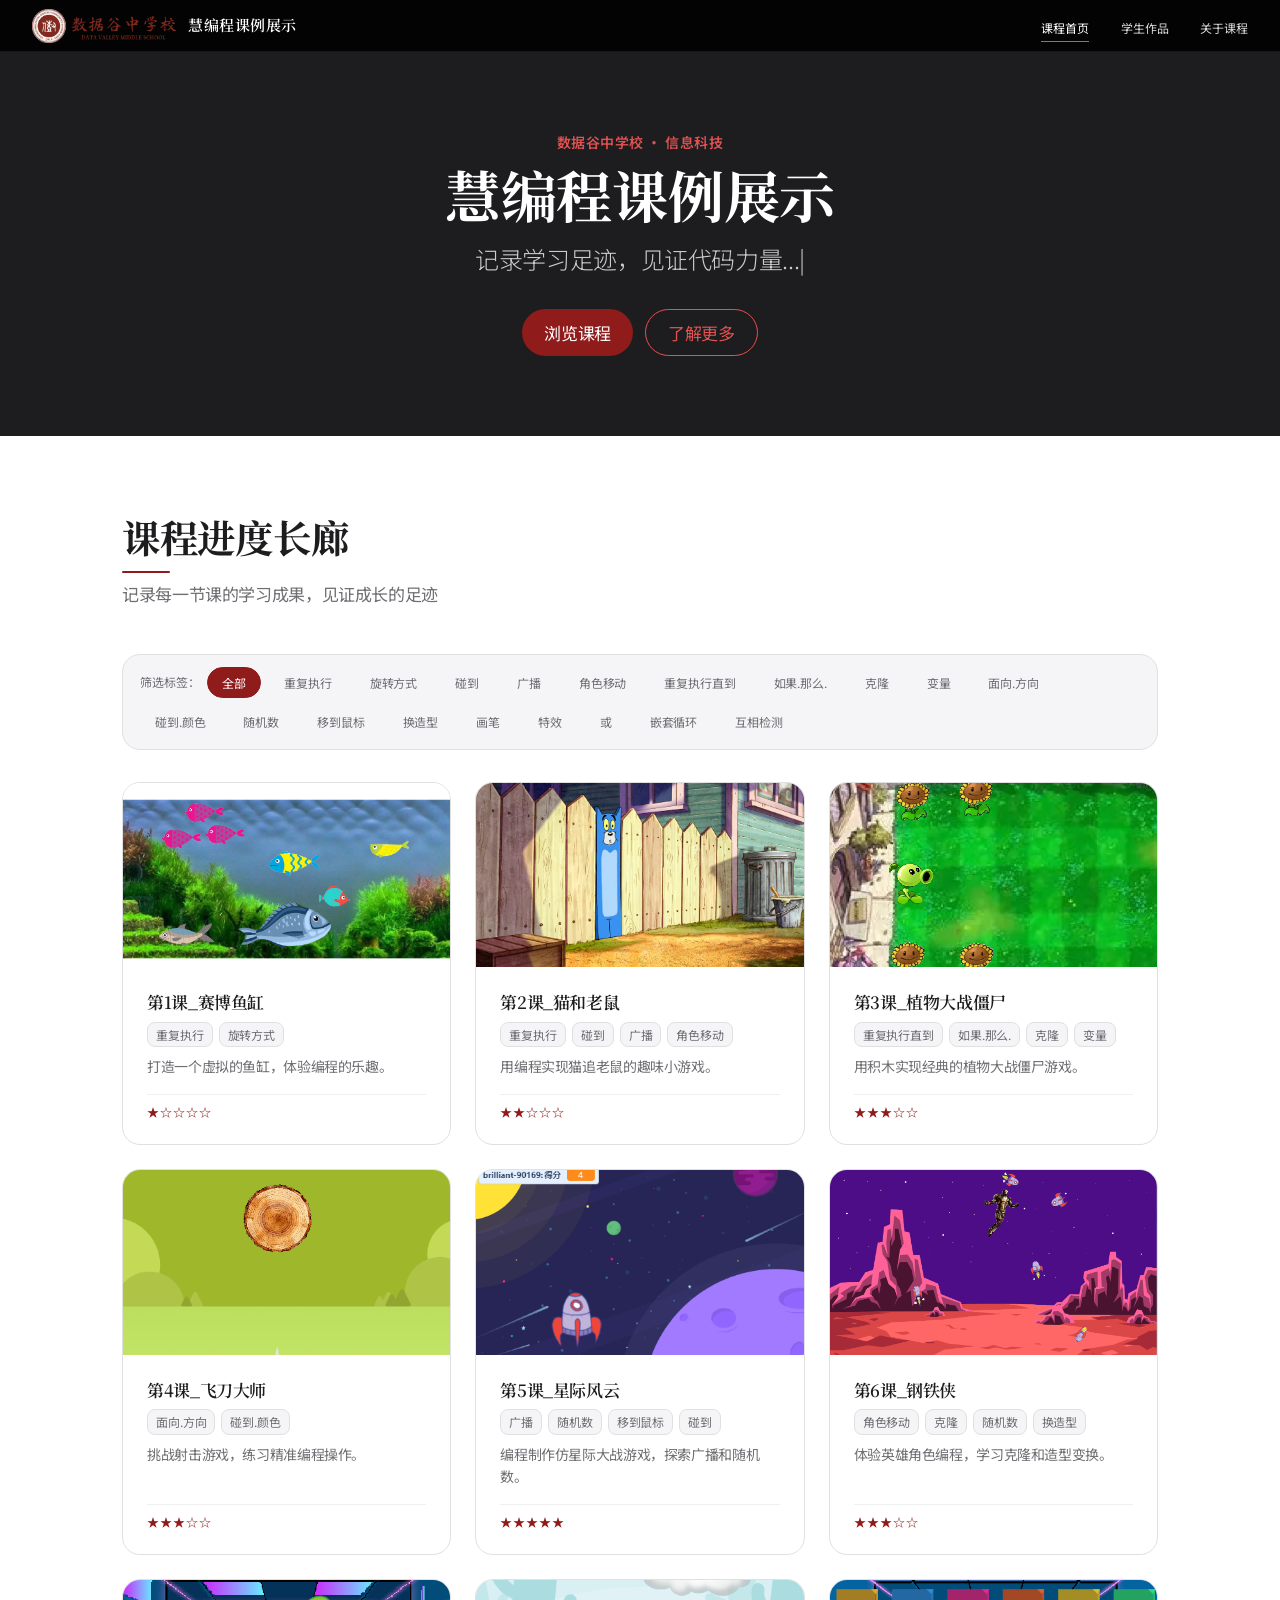
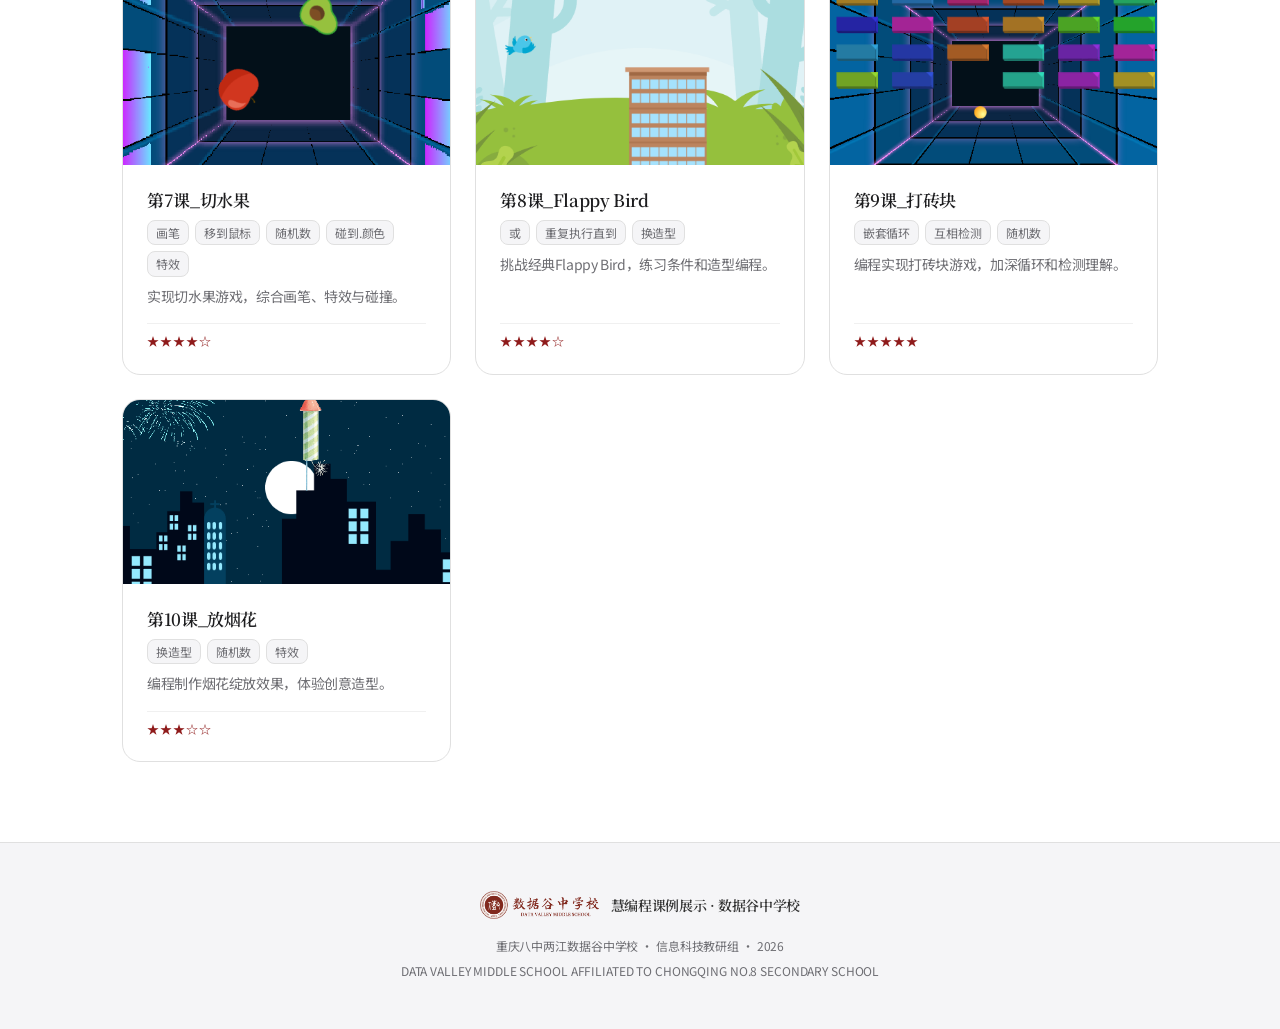
<file: index.html>
<!DOCTYPE html>
<html lang="zh-CN">
<head>
  <meta charset="UTF-8">
  <meta name="viewport" content="width=device-width, initial-scale=1.0">
  <title>慧编程 · 课程展示</title>
  <link rel="stylesheet" href="css/style.css">
</head>
<body>

  <!-- ── Global Nav ── -->
  <nav class="navbar">
    <div class="nav-container">
      <div class="logo-area">
        <a href="index.html" class="logo-link">
          <img src="assets/images/logo.png" alt="数据谷中学校" class="main-logo">
          <span class="logo-text">慧编程课例展示</span>
        </a>
      </div>
      <ul class="nav-links">
        <li><a href="index.html" class="active">课程首页</a></li>
        <li><a href="works.html">学生作品</a></li>
        <li><a href="about.html">关于课程</a></li>
      </ul>
    </div>
  </nav>

  <!-- ── Hero ── -->
  <header class="page-hero">
    <p class="hero-eyebrow">数据谷中学校 · 信息科技</p>
    <h1 class="hero-headline">慧编程课例展示</h1>
    <p class="hero-sub">
      <span class="typewriter-wrap">
        <span id="typing-text"></span><span class="cursor">|</span>
      </span>
    </p>
    <div style="display:flex;gap:12px;justify-content:center;flex-wrap:wrap;margin-top:8px;">
      <a href="#courses" class="btn-primary">浏览课程</a>
      <a href="about.html" class="btn-ghost btn-ghost-dark">了解更多</a>
    </div>
  </header>

  <!-- ── Course Section ── -->
  <main class="container" id="courses">
    <div class="section-title">
      <h2>课程进度长廊</h2>
      <div class="accent-line"></div>
      <p class="subtitle" style="margin-top:8px;">记录每一节课的学习成果，见证成长的足迹</p>
    </div>

    <!-- Filter Bar -->
    <div class="filter-bar" id="home-filter-bar">
      <span class="filter-label">筛选标签：</span>
      <button class="filter-btn active" data-filter="all">全部</button>
    </div>

    <!-- Cards -->
    <div id="course-grid" class="grid"></div>
  </main>

  <!-- ── Footer ── -->
  <footer>
    <div class="footer-logo">
      <img src="assets/images/logo.png" alt="数据谷中学校">
      <span>慧编程课例展示 · 数据谷中学校</span>
    </div>
    <p>重庆八中两江数据谷中学校 · 信息科技教研组 · 2026</p>
    <p style="margin-top:4px;">DATA VALLEY MIDDLE SCHOOL AFFILIATED TO CHONGQING NO.8 SECONDARY SCHOOL</p>
  </footer>

  <script src="js/data.js"></script>
  <script src="js/script.js"></script>
</body>
</html>
</file>
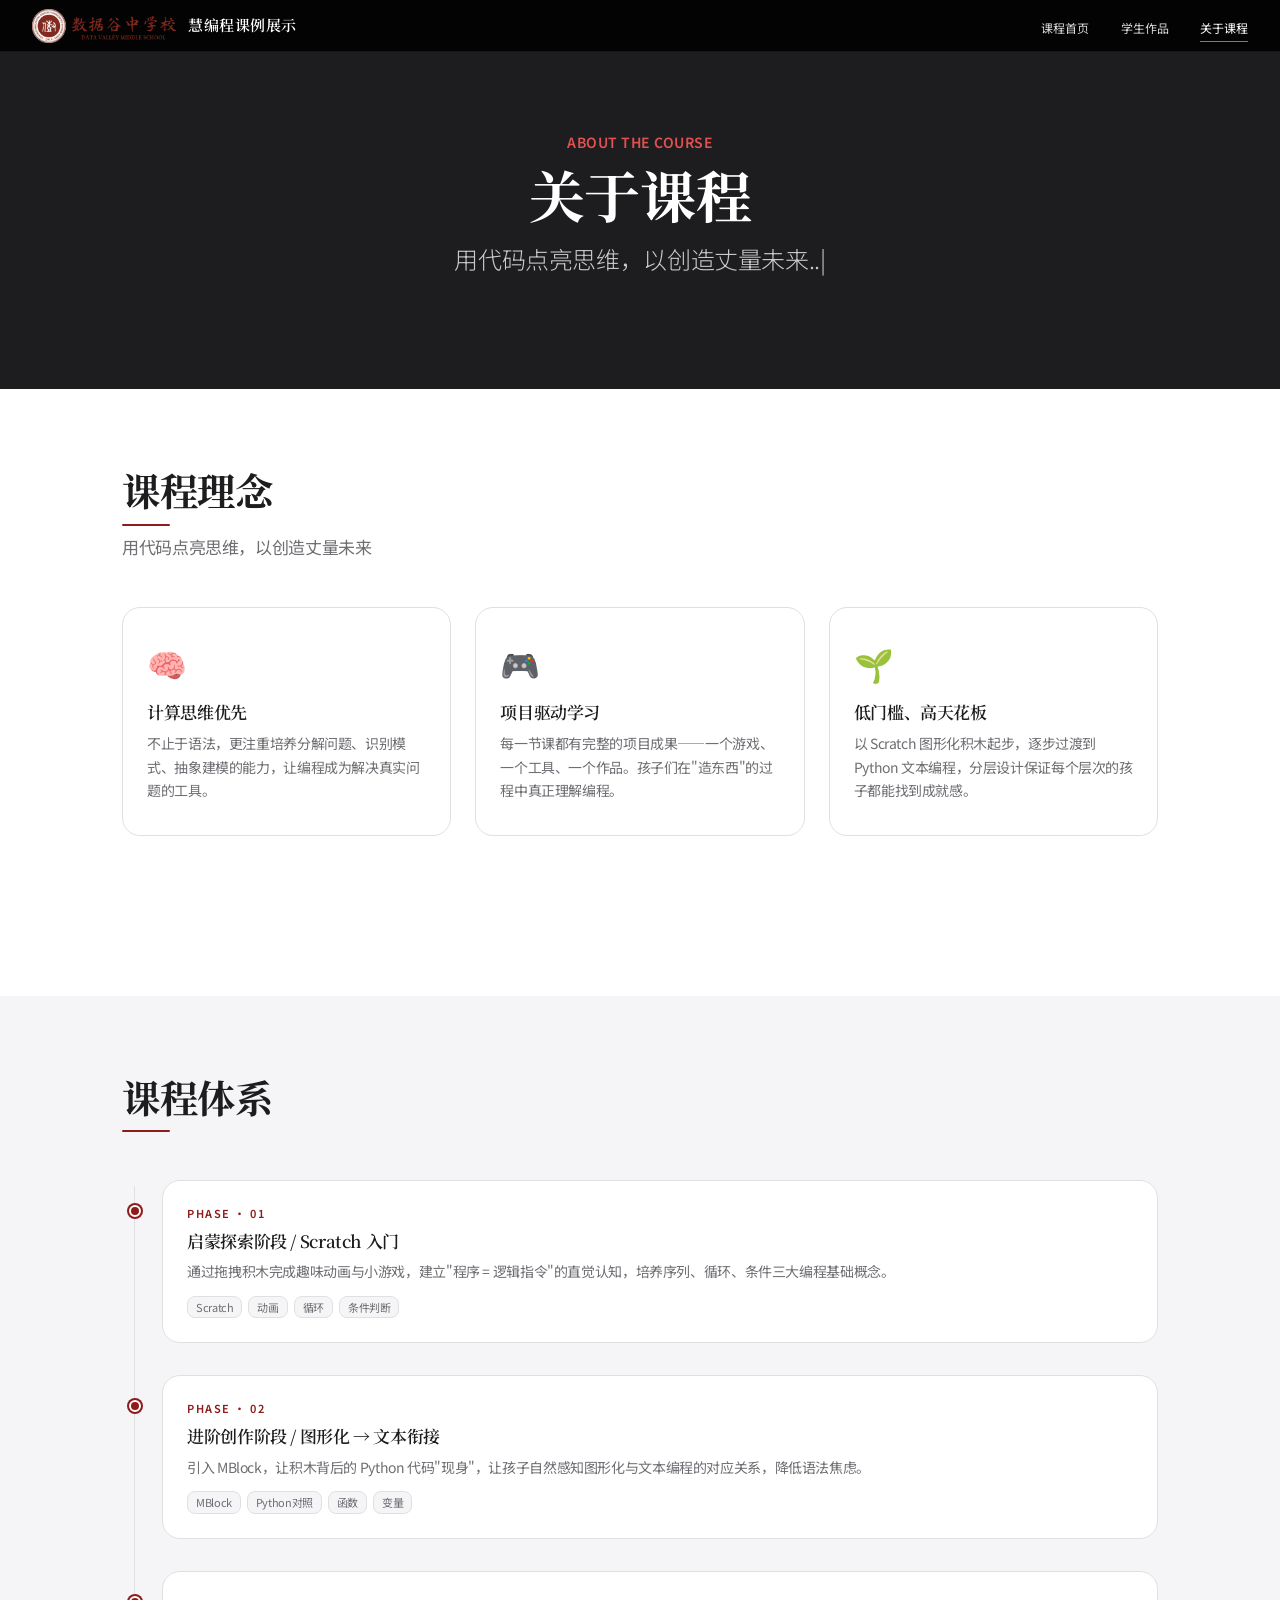
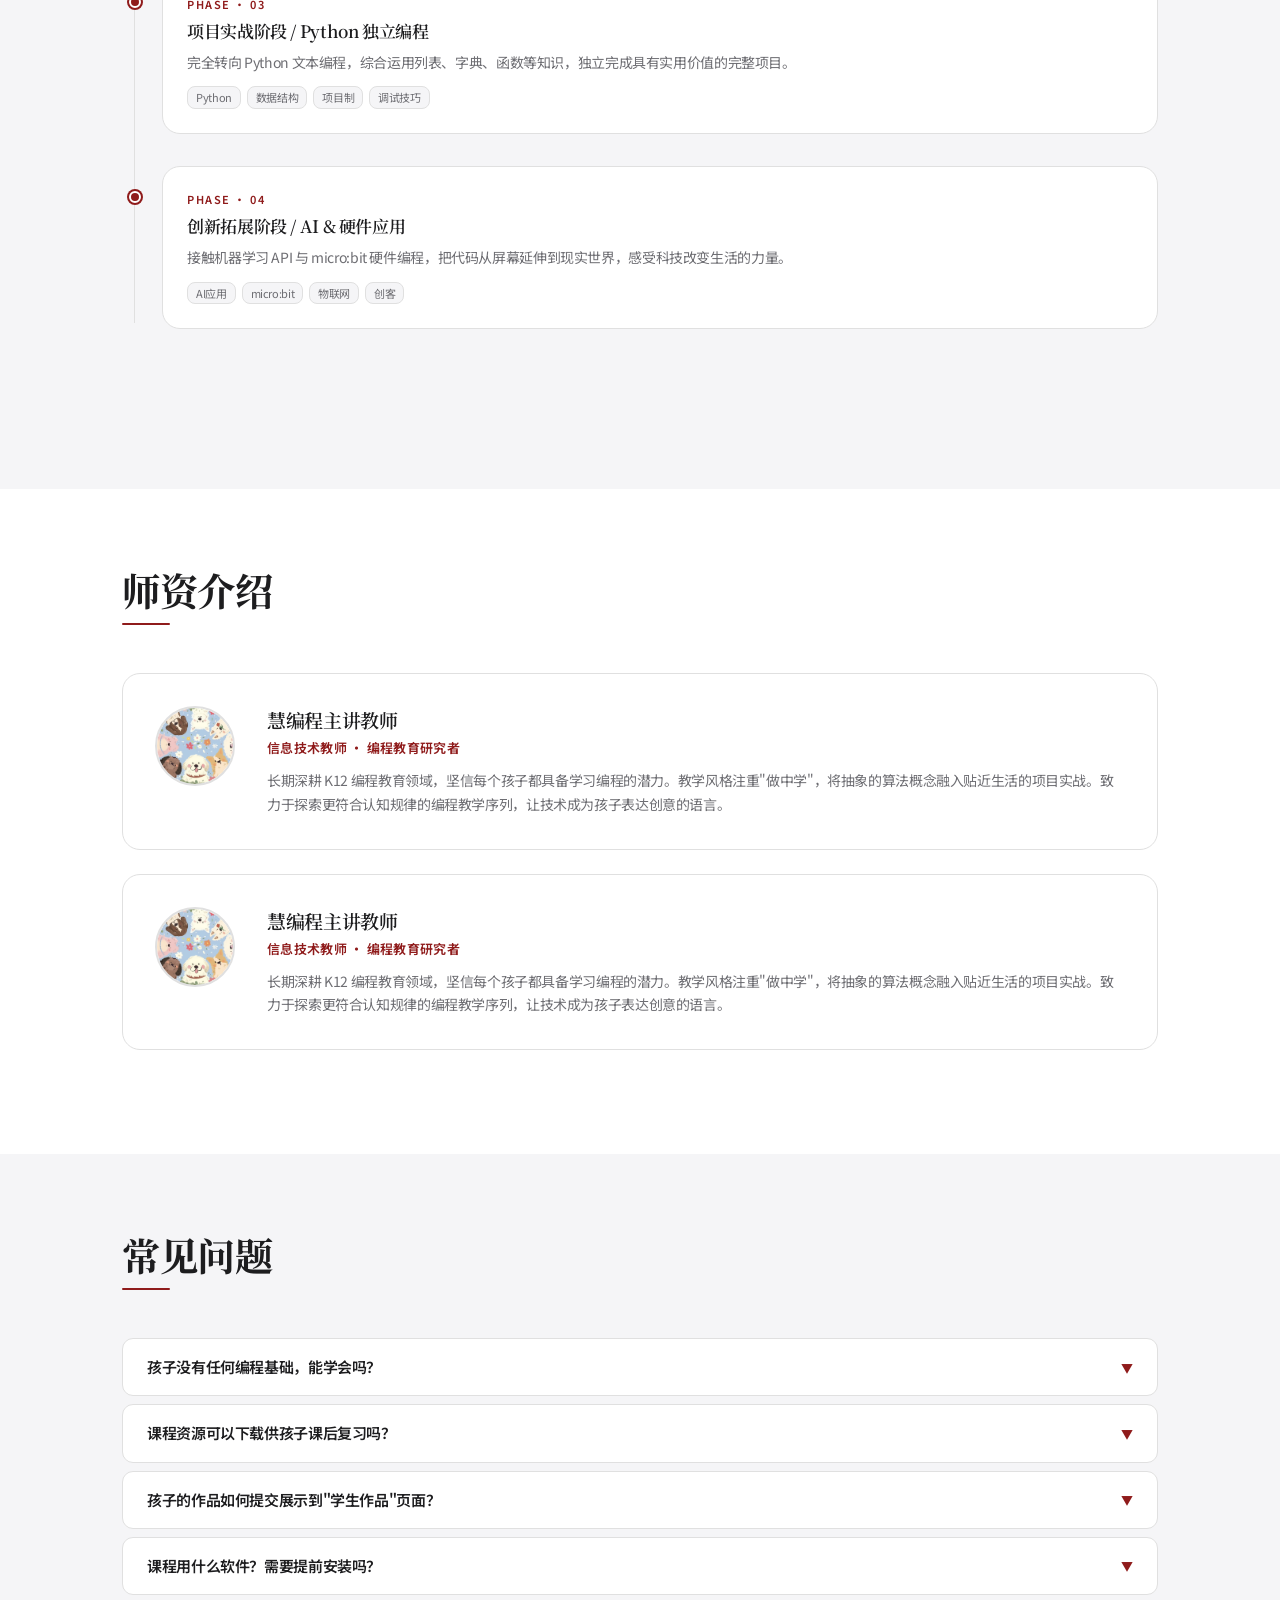
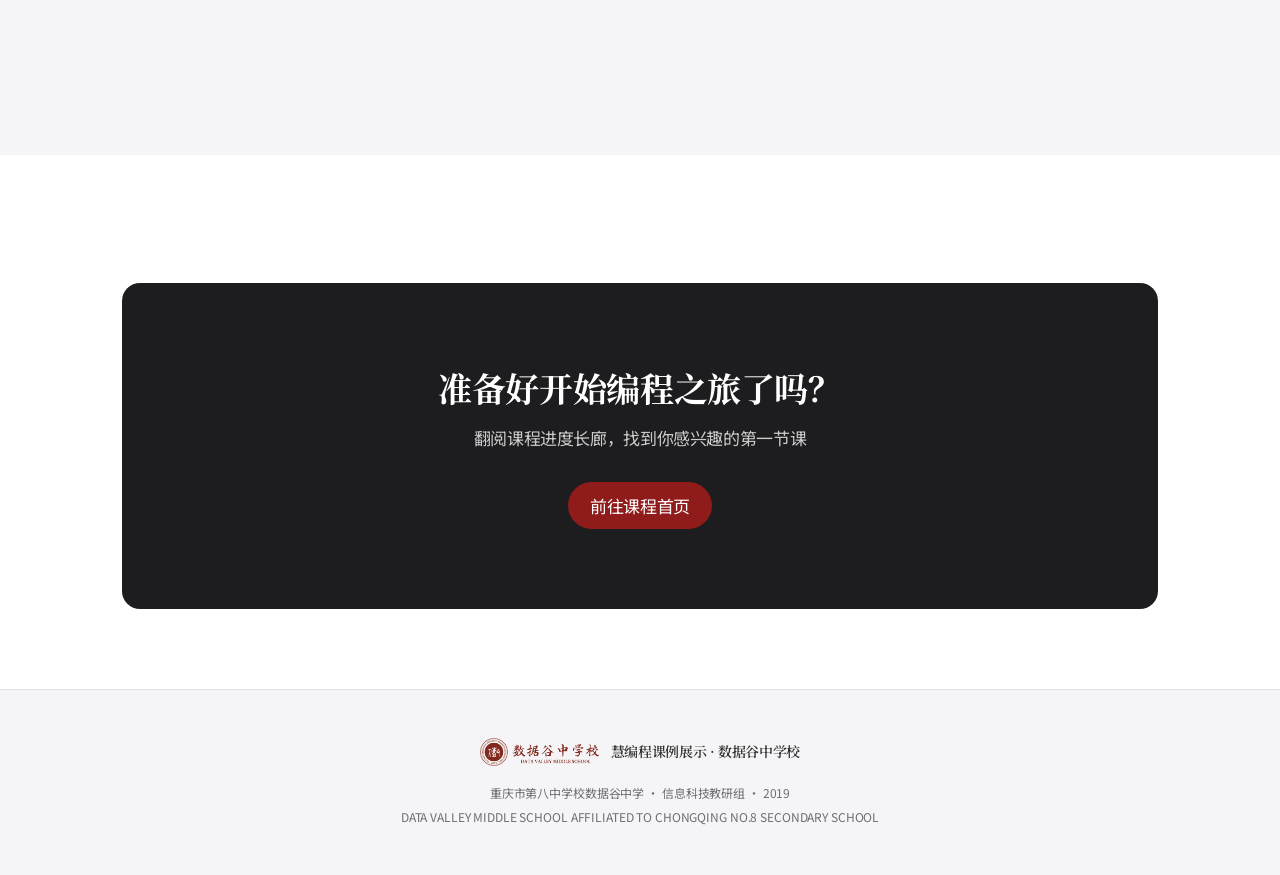
<file: about.html>
<!DOCTYPE html>
<html lang="zh-CN">
<head>
  <meta charset="UTF-8">
  <meta name="viewport" content="width=device-width, initial-scale=1.0">
  <title>慧编程 · 关于课程</title>
  <link rel="stylesheet" href="css/style.css">
</head>
<body>

  <!-- ── Global Nav ── -->
  <nav class="navbar">
    <div class="nav-container">
      <div class="logo-area">
        <a href="index.html" class="logo-link">
          <img src="assets/images/logo.png" alt="数据谷中学校" class="main-logo">
          <span class="logo-text">慧编程课例展示</span>
        </a>
      </div>
      <ul class="nav-links">
        <li><a href="index.html">课程首页</a></li>
        <li><a href="works.html">学生作品</a></li>
        <li><a href="about.html" class="active">关于课程</a></li>
      </ul>
    </div>
  </nav>

  <!-- ── Hero ── -->
  <header class="page-hero">
    <p class="hero-eyebrow">ABOUT THE COURSE</p>
    <h1 class="hero-headline">关于课程</h1>
    <p class="hero-sub">
      <span class="typewriter-wrap">
        <span id="typing-text"></span><span class="cursor">|</span>
      </span>
    </p>
  </header>

  <!-- ── 课程理念 (Light Tile) ── -->
  <section class="container">
    <div class="section-title">
      <h2>课程理念</h2>
      <div class="accent-line"></div>
      <p class="subtitle" style="margin-top:8px;">用代码点亮思维，以创造丈量未来</p>
    </div>

    <div class="concept-grid">
      <div class="concept-card">
        <span class="concept-icon">🧠</span>
        <h3>计算思维优先</h3>
        <p>不止于语法，更注重培养分解问题、识别模式、抽象建模的能力，让编程成为解决真实问题的工具。</p>
      </div>
      <div class="concept-card">
        <span class="concept-icon">🎮</span>
        <h3>项目驱动学习</h3>
        <p>每一节课都有完整的项目成果——一个游戏、一个工具、一个作品。孩子们在"造东西"的过程中真正理解编程。</p>
      </div>
      <div class="concept-card">
        <span class="concept-icon">🌱</span>
        <h3>低门槛、高天花板</h3>
        <p>以 Scratch 图形化积木起步，逐步过渡到 Python 文本编程，分层设计保证每个层次的孩子都能找到成就感。</p>
      </div>
    </div>
  </section>

  <!-- ── 课程体系 (Parchment Tile) ── -->
  <section style="background:var(--canvas-parchment); padding: var(--sp-sec) 0;">
    <div class="container" style="padding-top:0;padding-bottom:0;">
      <div class="section-title">
        <h2>课程体系</h2>
        <div class="accent-line"></div>
      </div>

      <div class="timeline">
        <div class="tl-item">
          <div class="tl-phase">PHASE · 01</div>
          <div class="tl-title">启蒙探索阶段 / Scratch 入门</div>
          <div class="tl-desc">通过拖拽积木完成趣味动画与小游戏，建立"程序 = 逻辑指令"的直觉认知，培养序列、循环、条件三大编程基础概念。</div>
          <div class="tl-tags"><span>Scratch</span><span>动画</span><span>循环</span><span>条件判断</span></div>
        </div>
        <div class="tl-item">
          <div class="tl-phase">PHASE · 02</div>
          <div class="tl-title">进阶创作阶段 / 图形化 → 文本衔接</div>
          <div class="tl-desc">引入 MBlock，让积木背后的 Python 代码"现身"，让孩子自然感知图形化与文本编程的对应关系，降低语法焦虑。</div>
          <div class="tl-tags"><span>MBlock</span><span>Python对照</span><span>函数</span><span>变量</span></div>
        </div>
        <div class="tl-item">
          <div class="tl-phase">PHASE · 03</div>
          <div class="tl-title">项目实战阶段 / Python 独立编程</div>
          <div class="tl-desc">完全转向 Python 文本编程，综合运用列表、字典、函数等知识，独立完成具有实用价值的完整项目。</div>
          <div class="tl-tags"><span>Python</span><span>数据结构</span><span>项目制</span><span>调试技巧</span></div>
        </div>
        <div class="tl-item">
          <div class="tl-phase">PHASE · 04</div>
          <div class="tl-title">创新拓展阶段 / AI &amp; 硬件应用</div>
          <div class="tl-desc">接触机器学习 API 与 micro:bit 硬件编程，把代码从屏幕延伸到现实世界，感受科技改变生活的力量。</div>
          <div class="tl-tags"><span>AI应用</span><span>micro:bit</span><span>物联网</span><span>创客</span></div>
        </div>
      </div>
    </div>
  </section>

  <!-- ── 师资介绍 ── -->
  <section class="container">
    <div class="section-title">
      <h2>师资介绍</h2>
      <div class="accent-line"></div>
    </div>

    <div class="teacher-card">
      <div class="teacher-avatar">
        <img src="assets/images/teacher.png" alt="教师照片">
      </div>
      <div class="teacher-info">
        <h3>慧编程主讲教师</h3>
        <div class="teacher-title">信息技术教师 · 编程教育研究者</div>
        <p>长期深耕 K12 编程教育领域，坚信每个孩子都具备学习编程的潜力。教学风格注重"做中学"，将抽象的算法概念融入贴近生活的项目实战。致力于探索更符合认知规律的编程教学序列，让技术成为孩子表达创意的语言。</p>
      </div>
    </div>

    <div class="teacher-card">
      <div class="teacher-avatar">
        <img src="assets/images/teacher.png" alt="教师照片">
      </div>
      <div class="teacher-info">
        <h3>慧编程主讲教师</h3>
        <div class="teacher-title">信息技术教师 · 编程教育研究者</div>
        <p>长期深耕 K12 编程教育领域，坚信每个孩子都具备学习编程的潜力。教学风格注重"做中学"，将抽象的算法概念融入贴近生活的项目实战。致力于探索更符合认知规律的编程教学序列，让技术成为孩子表达创意的语言。</p>
      </div>
    </div>
  </section>

  <!-- ── FAQ (Parchment) ── -->
  <section style="background:var(--canvas-parchment); padding: var(--sp-sec) 0;">
    <div class="container" style="padding-top:0;padding-bottom:0;">
      <div class="section-title">
        <h2>常见问题</h2>
        <div class="accent-line"></div>
      </div>

      <div class="faq-list">
        <div class="faq-item">
          <div class="faq-q"><span>孩子没有任何编程基础，能学会吗？</span><span class="faq-arrow">▼</span></div>
          <div class="faq-a">完全没问题！课程从最基础的 Scratch 图形化积木起步，不需要任何先验知识。只要孩子对"创造"和"游戏"感兴趣，就能在这里找到属于自己的节奏。</div>
        </div>
        <div class="faq-item">
          <div class="faq-q"><span>课程资源可以下载供孩子课后复习吗？</span><span class="faq-arrow">▼</span></div>
          <div class="faq-a">可以！每节课的源程序、课件和素材包都可以在"课程首页"对应的课程详情页中下载。部分课程资源还在持续整理中，会陆续更新。</div>
        </div>
        <div class="faq-item">
          <div class="faq-q"><span>孩子的作品如何提交展示到"学生作品"页面？</span><span class="faq-arrow">▼</span></div>
          <div class="faq-a">将作品截图/演示视频发送给老师，老师会在审核后添加到作品展示页。优秀作品还有机会参与校内、市级比赛推荐！</div>
        </div>
        <div class="faq-item">
          <div class="faq-q"><span>课程用什么软件？需要提前安装吗？</span><span class="faq-arrow">▼</span></div>
          <div class="faq-a">主要使用 MBlock 5（含 Scratch 3 模式和 Python 模式），官网免费下载，也支持网页版在线使用，无需安装。部分课次会使用 Python IDLE 或 Thonny。老师会在课前提前告知并指导安装。</div>
        </div>
      </div>
    </div>
  </section>

  <!-- ── CTA ── -->
  <div class="container">
    <div class="cta-box">
      <h2>准备好开始编程之旅了吗？</h2>
      <p>翻阅课程进度长廊，找到你感兴趣的第一节课</p>
      <a href="index.html" class="btn-primary">前往课程首页</a>
    </div>
  </div>

  <!-- ── Footer ── -->
  <footer>
    <div class="footer-logo">
      <img src="assets/images/logo.png" alt="数据谷中学校">
      <span>慧编程课例展示 · 数据谷中学校</span>
    </div>
    <p>重庆市第八中学校数据谷中学 · 信息科技教研组 · 2019</p>
    <p style="margin-top:4px;">DATA VALLEY MIDDLE SCHOOL AFFILIATED TO CHONGQING NO.8 SECONDARY SCHOOL</p>
  </footer>

  <script>
    // Typewriter
    function typeEffect(el, text, speed = 80) {
      let i = 0;
      const t = setInterval(() => {
        if (i < text.length) { el.textContent += text[i++]; }
        else {
          clearInterval(t);
          setTimeout(() => {
            const d = setInterval(() => {
              if (el.textContent.length > 0) el.textContent = el.textContent.slice(0,-1);
              else { clearInterval(d); typeEffect(el, text, speed); }
            }, speed / 2);
          }, 1200);
        }
      }, speed);
    }
    // FAQ
    document.querySelectorAll('.faq-item').forEach(item => {
      item.querySelector('.faq-q').addEventListener('click', () => {
        const isOpen = item.classList.contains('open');
        document.querySelectorAll('.faq-item').forEach(i => i.classList.remove('open'));
        if (!isOpen) item.classList.add('open');
      });
    });
    document.addEventListener('DOMContentLoaded', () => {
      const el = document.getElementById('typing-text');
      if (el) typeEffect(el, '用代码点亮思维，以创造丈量未来...');
    });
  </script>
</body>
</html>
</file>
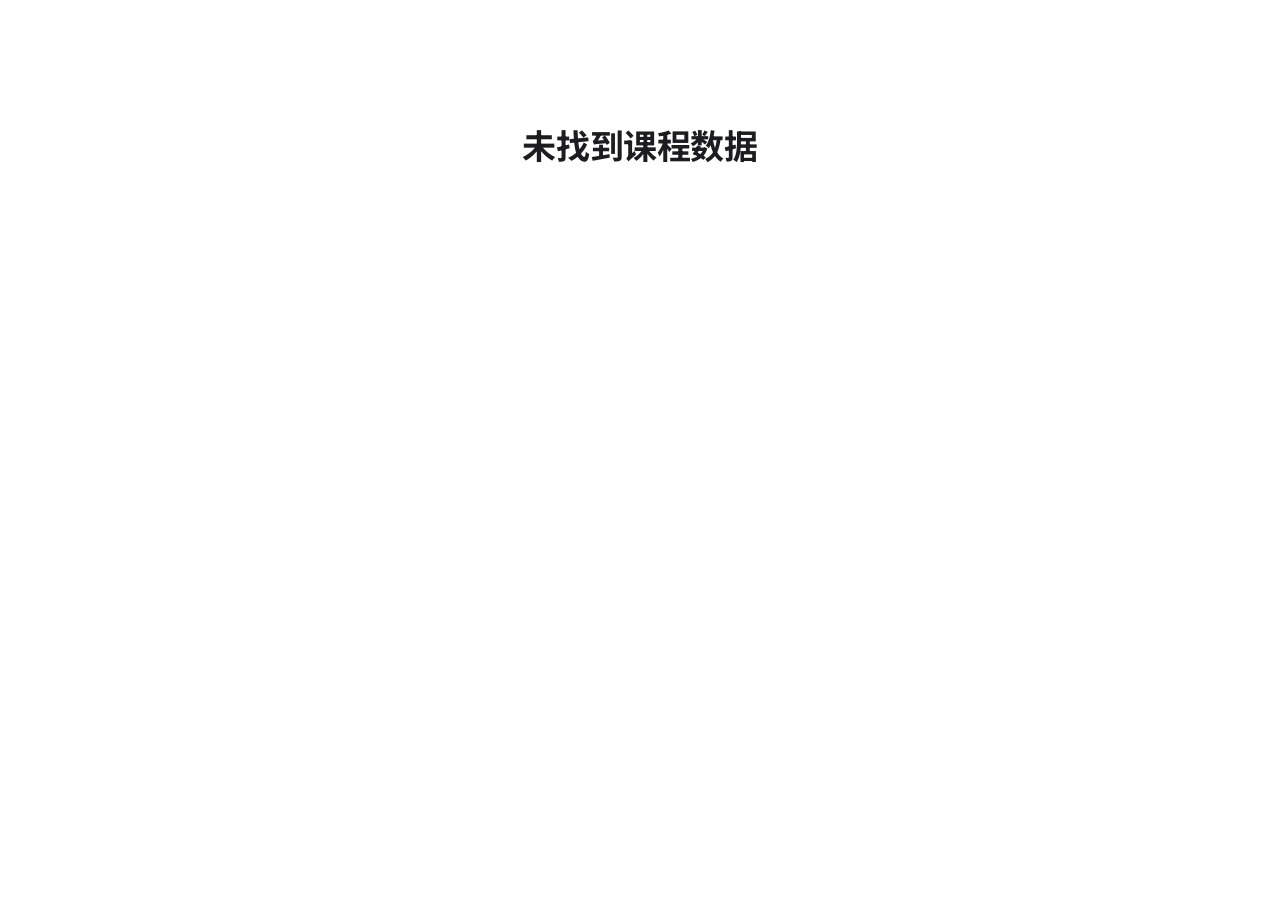
<file: detail.html>
<!DOCTYPE html>
<html lang="zh-CN">
<head>
  <meta charset="UTF-8">
  <meta name="viewport" content="width=device-width, initial-scale=1.0">
  <title>课程详情</title>
  <link rel="stylesheet" href="css/style.css">
</head>
<body>

  <!-- ── Global Nav ── -->
  <nav class="navbar detail-nav">
    <div class="nav-container">
      <a href="index.html" class="back-link">
        <span>←</span> 返回课程首页
      </a>
      <span class="logo-text" style="color:rgba(255,255,255,0.7);font-size:13px;">慧编程课例展示</span>
    </div>
  </nav>

  <!-- ── Console Header ── -->
  <header class="console-header">
    <div style="max-width:1100px;margin:0 auto;padding:0 var(--sp-xl);">
      <h1 id="d-title">加载中...</h1>
      <p id="d-intro">正在读取项目摘要...</p>
    </div>
  </header>

  <!-- ── Main Console ── -->
  <main class="main-console">
    <div class="console-grid">

      <!-- Left Column -->
      <div class="left-col">

        <!-- Video Panel -->
        <div class="tech-panel">
          <div class="panel-header">📺 成果演示</div>
          <div class="video-wrapper">
            <video id="d-video" controls>您的浏览器不支持视频播放。</video>
          </div>
        </div>

        <!-- Code Screenshots Panel -->
        <div class="tech-panel">
          <div class="panel-header">🧩 核心代码截图</div>
          <div class="main-image-view">
            <img id="d-code-main" src="" alt="代码截图">
          </div>
          <div id="d-code-thumbnails" class="thumbnail-list"></div>
        </div>

      </div>

      <!-- Right Column -->
      <div class="right-col">

        <!-- Download Resources -->
        <div class="tech-panel">
          <h2>💾 资源下载</h2>
          <div class="download-grid">
            <a id="btn-code" href="#" class="tech-btn" download>
              <span class="icon">💻</span>
              <div class="btn-text">
                <h3>源程序文件</h3>
                <p>.mblock / .py</p>
              </div>
            </a>
            <a id="btn-ppt" href="#" class="tech-btn" download>
              <span class="icon">📖</span>
              <div class="btn-text">
                <h3>教学课件</h3>
                <p>课堂演示 PPT</p>
              </div>
            </a>
            <a id="btn-assets" href="#" class="tech-btn" download>
              <span class="icon">🎨</span>
              <div class="btn-text">
                <h3>项目素材包</h3>
                <p>图片 / 音频资源</p>
              </div>
            </a>
          </div>
        </div>

        <!-- Teacher Note -->
        <div class="tech-panel">
          <h2>📡 老师的话</h2>
          <div class="teacher-note-panel">
            <p id="d-note">...</p>
          </div>
        </div>

        <!-- Back Button -->
        <div style="text-align:center;margin-top:8px;">
          <a href="index.html" class="btn-ghost" style="width:100%;justify-content:center;">← 返回课程长廊</a>
        </div>

      </div>
    </div>
  </main>

  <!-- ── Footer ── -->
  <footer style="margin-top:var(--sp-sec);">
    <div class="footer-logo">
      <img src="assets/images/logo.png" alt="数据谷中学校">
      <span>慧编程课例展示 · 数据谷中学校</span>
    </div>
    <p>重庆市第八中学校数据谷中学 · 信息科技教研组 · 2019</p>
  </footer>

  <script src="js/data.js"></script>
  <script src="js/script.js"></script>
</body>
</html>
</file>
<file: css/style.css>
/* ============================================================
   慧编程课例展示 · Apple-style Design System
   Inspired by DESIGN-apple.md — "Photography-first, UI recedes"
   ============================================================ */

@import url('https://fonts.googleapis.com/css2?family=Noto+Serif+SC:wght@400;600;700&family=Noto+Sans+SC:wght@300;400;500;600&display=swap');

/* ── Design Tokens ─────────────────────────────────────────── */
:root {
  /* Brand primary — schoolhouse red (from logo) used as Action Red */
  --primary:           #8f1b1b;
  --primary-focus:     #7a1515;
  --primary-on-dark:   #e05252;

  /* Surfaces */
  --canvas:            #ffffff;
  --canvas-parchment:  #f5f5f7;
  --surface-pearl:     #fafafc;
  --surface-tile-1:    #1d1d1f;
  --surface-tile-2:    #2a2426;
  --surface-tile-3:    #252022;
  --surface-black:     #000000;

  /* Text */
  --ink:               #1d1d1f;
  --ink-muted-80:      #333333;
  --ink-muted-48:      #6e6e73;
  --body-muted:        #cccccc;
  --on-dark:           #ffffff;

  /* Structure */
  --hairline:          #e0e0e0;
  --divider-soft:      #f0f0f0;

  /* Rounded */
  --r-none:   0px;
  --r-xs:     5px;
  --r-sm:     8px;
  --r-md:     11px;
  --r-lg:     18px;
  --r-pill:   9999px;

  /* Spacing */
  --sp-xxs:  4px;
  --sp-xs:   8px;
  --sp-sm:   12px;
  --sp-md:   17px;
  --sp-lg:   24px;
  --sp-xl:   32px;
  --sp-xxl:  48px;
  --sp-sec:  80px;

  /* Nav */
  --nav-h:   52px;
}

/* ── Reset ──────────────────────────────────────────────────── */
*, *::before, *::after { box-sizing: border-box; margin: 0; padding: 0; }
html { scroll-behavior: smooth; }
body {
  font-family: "Noto Sans SC", "SF Pro Text", system-ui, -apple-system, sans-serif;
  font-size: 17px;
  font-weight: 400;
  line-height: 1.47;
  letter-spacing: -0.374px;
  color: var(--ink);
  background: var(--canvas);
  -webkit-font-smoothing: antialiased;
}
a { color: inherit; text-decoration: none; }
img { display: block; max-width: 100%; }

/* ── Global Nav ─────────────────────────────────────────────── */
.navbar {
  position: fixed;
  top: 0; left: 0; right: 0;
  height: var(--nav-h);
  background: rgba(0, 0, 0, 0.88);
  backdrop-filter: saturate(180%) blur(20px);
  -webkit-backdrop-filter: saturate(180%) blur(20px);
  z-index: 1000;
  border-bottom: 1px solid rgba(255,255,255,0.08);
}

.nav-container {
  max-width: 1440px;
  margin: 0 auto;
  padding: 0 var(--sp-xl);
  height: 100%;
  display: flex;
  align-items: center;
  justify-content: space-between;
}

/* Logo area */
.logo-area { display: flex; align-items: center; gap: var(--sp-sm); }
.logo-link  { display: flex; align-items: center; gap: var(--sp-sm); opacity: 1; transition: opacity .2s; }
.logo-link:hover { opacity: 0.8; }
.main-logo  { height: 34px; width: auto; }
.logo-text  {
  font-family: "Noto Serif SC", serif;
  font-size: 15px;
  font-weight: 600;
  color: var(--on-dark);
  letter-spacing: 0.5px;
}

/* Nav links */
.nav-links { display: flex; list-style: none; gap: var(--sp-xl); }
.nav-links a {
  font-size: 12px;
  font-weight: 400;
  letter-spacing: -0.12px;
  color: rgba(255,255,255,0.85);
  transition: color .2s;
  padding: 4px 0;
  position: relative;
}
.nav-links a::after {
  content: '';
  position: absolute;
  bottom: -2px; left: 0; right: 0;
  height: 1px;
  background: var(--primary-on-dark);
  transform: scaleX(0);
  transition: transform .25s;
}
.nav-links a:hover { color: #fff; }
.nav-links a.active { color: #fff; }
.nav-links a.active::after,
.nav-links a:hover::after { transform: scaleX(1); }

/* Back link (detail page) */
.back-link {
  display: flex; align-items: center; gap: var(--sp-xs);
  font-size: 12px; color: rgba(255,255,255,0.8);
  transition: color .2s, transform .2s;
}
.back-link:hover { color: #fff; transform: translateX(-3px); }

/* ── Hero / Section Tiles ───────────────────────────────────── */
/* Light tile */
.tile-light {
  background: var(--canvas);
  color: var(--ink);
  padding: var(--sp-sec) var(--sp-xl);
}
/* Parchment tile */
.tile-parchment {
  background: var(--canvas-parchment);
  color: var(--ink);
  padding: var(--sp-sec) var(--sp-xl);
}
/* Dark tile */
.tile-dark {
  background: var(--surface-tile-1);
  color: var(--on-dark);
  padding: var(--sp-sec) var(--sp-xl);
}
/* Dark-2 tile */
.tile-dark-2 {
  background: var(--surface-tile-2);
  color: var(--on-dark);
  padding: var(--sp-sec) var(--sp-xl);
}

/* ── Hero Header (index + sub-pages) ───────────────────────── */
.page-hero {
  padding-top: calc(var(--nav-h) + var(--sp-sec));
  padding-bottom: var(--sp-sec);
  padding-left: var(--sp-xl);
  padding-right: var(--sp-xl);
  background: var(--surface-tile-1);
  color: var(--on-dark);
  text-align: center;
}

.hero-eyebrow {
  font-size: 14px;
  font-weight: 600;
  letter-spacing: 0.5px;
  color: var(--primary-on-dark);
  margin-bottom: var(--sp-sm);
  text-transform: uppercase;
}

.hero-headline {
  font-family: "Noto Serif SC", serif;
  font-size: clamp(36px, 5vw, 56px);
  font-weight: 700;
  line-height: 1.07;
  letter-spacing: -0.28px;
  color: var(--on-dark);
  margin-bottom: var(--sp-md);
}

.hero-sub {
  font-size: clamp(18px, 2vw, 24px);
  font-weight: 300;
  line-height: 1.5;
  color: var(--body-muted);
  max-width: 600px;
  margin: 0 auto var(--sp-xl);
}

/* Typewriter container */
.typewriter-wrap {
  min-height: 32px;
  display: flex; align-items: center; justify-content: center;
}
.cursor { animation: blink .8s step-end infinite; }
@keyframes blink { 50% { opacity: 0; } }

/* ── Container ──────────────────────────────────────────────── */
.container {
  max-width: 1100px;
  margin: 0 auto;
  padding: var(--sp-sec) var(--sp-xl);
}
.container-narrow {
  max-width: 760px;
  margin: 0 auto;
  padding: var(--sp-sec) var(--sp-xl);
}

/* ── Section Title ──────────────────────────────────────────── */
.section-title {
  margin-bottom: var(--sp-xxl);
}
.section-title h2 {
  font-family: "Noto Serif SC", serif;
  font-size: clamp(28px, 3vw, 40px);
  font-weight: 700;
  line-height: 1.1;
  letter-spacing: -0.28px;
  color: var(--ink);
  margin-bottom: var(--sp-xs);
}
.section-title .subtitle {
  font-size: 17px;
  color: var(--ink-muted-48);
}
/* Dark variant */
.section-title--dark h2 { color: var(--on-dark); }
.section-title--dark .subtitle { color: var(--body-muted); }

/* Divider accent line — thin school-red stripe */
.accent-line {
  height: 2px;
  width: 48px;
  background: var(--primary);
  border-radius: 1px;
  margin-top: var(--sp-sm);
}

/* ── Buttons ────────────────────────────────────────────────── */
/* Primary pill (Action Red) */
.btn-primary {
  display: inline-flex;
  align-items: center;
  gap: var(--sp-xs);
  padding: 11px 22px;
  background: var(--primary);
  color: #fff;
  font-size: 17px;
  font-weight: 400;
  letter-spacing: -0.374px;
  border-radius: var(--r-pill);
  border: none;
  cursor: pointer;
  transition: transform .15s, background .15s;
  white-space: nowrap;
}
.btn-primary:hover { background: var(--primary-focus); }
.btn-primary:active { transform: scale(0.95); }

/* Secondary ghost pill */
.btn-ghost {
  display: inline-flex;
  align-items: center;
  gap: var(--sp-xs);
  padding: 10px 22px;
  background: transparent;
  color: var(--primary);
  font-size: 17px;
  font-weight: 400;
  letter-spacing: -0.374px;
  border-radius: var(--r-pill);
  border: 1px solid var(--primary);
  cursor: pointer;
  transition: transform .15s, background .15s;
  white-space: nowrap;
}
.btn-ghost:hover { background: rgba(143, 27, 27, 0.06); }
.btn-ghost:active { transform: scale(0.95); }

/* Dark surface ghost */
.btn-ghost-dark {
  color: var(--primary-on-dark);
  border-color: var(--primary-on-dark);
}
.btn-ghost-dark:hover { background: rgba(224, 82, 82, 0.12); }

/* ── Course Card Grid ───────────────────────────────────────── */
.grid {
  display: grid;
  grid-template-columns: repeat(auto-fill, minmax(300px, 1fr));
  gap: var(--sp-lg);
}

/* Store utility card style */
.card {
  background: var(--canvas);
  border: 1px solid var(--hairline);
  border-radius: var(--r-lg);
  overflow: hidden;
  display: flex;
  flex-direction: column;
  cursor: pointer;
  transition: box-shadow .3s, transform .3s;
}
.card:hover {
  box-shadow: 0 8px 30px rgba(0,0,0,0.10);
  transform: translateY(-4px);
}

.card-img {
  width: 100%;
  aspect-ratio: 16/9;
  background-size: cover;
  background-position: center;
  background-color: var(--canvas-parchment);
  flex-shrink: 0;
}

.card-body {
  padding: var(--sp-lg);
  flex: 1;
  display: flex;
  flex-direction: column;
  gap: var(--sp-xs);
}

.card-body h3 {
  font-family: "Noto Serif SC", serif;
  font-size: 17px;
  font-weight: 600;
  line-height: 1.35;
  letter-spacing: -0.374px;
  color: var(--ink);
  white-space: nowrap;
  overflow: hidden;
  text-overflow: ellipsis;
}

.card-desc {
  font-size: 14px;
  color: var(--ink-muted-48);
  line-height: 1.6;
  display: -webkit-box;
  -webkit-box-orient: vertical;
  -webkit-line-clamp: 2;
  overflow: hidden;
  flex: 1;
}

/* Tags */
.tags {
  display: flex;
  gap: 6px;
  flex-wrap: wrap;
}
.tags span {
  font-size: 12px;
  font-weight: 400;
  letter-spacing: -0.12px;
  color: var(--ink-muted-48);
  background: var(--canvas-parchment);
  border: 1px solid var(--hairline);
  border-radius: var(--r-sm);
  padding: 3px 8px;
}

/* Difficulty stars */
.stars {
  font-size: 12px;
  color: var(--primary);
  letter-spacing: 1px;
  margin-top: var(--sp-xs);
  padding-top: var(--sp-xs);
  border-top: 1px solid var(--divider-soft);
}

/* ── Filter Bar ─────────────────────────────────────────────── */
.filter-bar {
  display: flex;
  align-items: center;
  gap: var(--sp-xs);
  flex-wrap: wrap;
  margin-bottom: var(--sp-xl);
  padding: var(--sp-sm) var(--sp-md);
  background: var(--canvas-parchment);
  border: 1px solid var(--hairline);
  border-radius: var(--r-lg);
}

.filter-label {
  font-size: 12px;
  color: var(--ink-muted-48);
  white-space: nowrap;
  letter-spacing: -0.12px;
}

.filter-btn {
  padding: 6px 14px;
  border-radius: var(--r-pill);
  border: 1px solid transparent;
  background: transparent;
  color: var(--ink-muted-48);
  font-size: 12px;
  font-family: "Noto Sans SC", system-ui, sans-serif;
  cursor: pointer;
  transition: all .2s;
  letter-spacing: -0.12px;
}
.filter-btn:hover {
  background: rgba(143,27,27,0.06);
  color: var(--primary);
  border-color: rgba(143,27,27,0.2);
}
.filter-btn.active {
  background: var(--primary);
  color: #fff;
  border-color: var(--primary);
}

/* ── Detail Page Layout ─────────────────────────────────────── */
.detail-nav .logo-text { color: var(--on-dark); }

.console-header {
  padding: calc(var(--nav-h) + var(--sp-xxl)) var(--sp-xl) var(--sp-xxl);
  background: var(--surface-tile-1);
  border-bottom: 1px solid rgba(255,255,255,0.06);
}

.console-header h1 {
  font-family: "Noto Serif SC", serif;
  font-size: clamp(26px, 3.5vw, 40px);
  font-weight: 700;
  color: var(--on-dark);
  letter-spacing: -0.28px;
  margin-bottom: var(--sp-sm);
  max-width: 900px;
}
.console-header p {
  font-size: 17px;
  color: var(--body-muted);
  max-width: 700px;
  line-height: 1.6;
}

/* Main console grid */
.main-console { max-width: 1100px; margin: 0 auto; padding: var(--sp-xxl) var(--sp-xl); }

.console-grid {
  display: grid;
  grid-template-columns: 1.9fr 1fr;
  gap: var(--sp-xl);
  align-items: start;
}

/* Panels */
.tech-panel {
  background: var(--canvas);
  border: 1px solid var(--hairline);
  border-radius: var(--r-lg);
  overflow: hidden;
  margin-bottom: var(--sp-lg);
}

.panel-header {
  padding: var(--sp-md) var(--sp-lg);
  border-bottom: 1px solid var(--divider-soft);
  font-size: 14px;
  font-weight: 600;
  letter-spacing: -0.224px;
  color: var(--ink-muted-80);
}
.tech-panel h2 {
  padding: var(--sp-md) var(--sp-lg);
  border-bottom: 1px solid var(--divider-soft);
  font-size: 14px;
  font-weight: 600;
  letter-spacing: -0.224px;
  color: var(--ink-muted-80);
  font-family: "Noto Sans SC", sans-serif;
}

.tech-panel .panel-body {
  padding: var(--sp-lg);
}

/* Video / image viewer */
.video-wrapper, .main-image-view {
  width: 100%;
  aspect-ratio: 16/9;
  background: var(--surface-black);
  display: flex; align-items: center; justify-content: center;
}
video, .main-image-view img {
  width: 100%; height: 100%; object-fit: contain;
}

/* Thumbnails */
.thumbnail-list {
  display: flex; gap: var(--sp-sm); overflow-x: auto;
  padding: var(--sp-sm) var(--sp-lg) var(--sp-md);
  background: var(--canvas-parchment);
  border-top: 1px solid var(--divider-soft);
}
.thumb-item {
  flex: 0 0 80px; height: 50px;
  border-radius: var(--r-sm);
  border: 2px solid transparent;
  object-fit: cover; cursor: pointer; opacity: 0.5;
  transition: all .25s;
}
.thumb-item.active { border-color: var(--primary); opacity: 1; }
.thumb-item:hover  { opacity: 0.8; }

/* Download buttons */
.download-grid { display: flex; flex-direction: column; gap: var(--sp-sm); padding: var(--sp-lg); }

.tech-btn {
  display: flex; align-items: center; gap: var(--sp-md);
  padding: var(--sp-md);
  background: var(--canvas-parchment);
  border: 1px solid var(--hairline);
  border-radius: var(--r-md);
  color: var(--ink);
  text-decoration: none;
  transition: all .25s;
  position: relative;
}
.tech-btn:hover:not(.disabled) {
  background: #fff8f8;
  border-color: var(--primary);
}
.tech-btn .icon { font-size: 20px; flex-shrink: 0; }
.tech-btn h3 { font-size: 14px; font-weight: 600; color: var(--ink-muted-80); }
.tech-btn p  { font-size: 12px; color: var(--ink-muted-48); margin-top: 2px; }

.tech-btn.disabled { opacity: 0.38; cursor: not-allowed; pointer-events: all; }
.tech-btn.disabled p { color: #c0392b; }

/* Teacher note card */
.teacher-note-panel {
  padding: var(--sp-lg);
}
.teacher-note-panel h3 {
  font-size: 14px; font-weight: 600; color: var(--primary);
  margin-bottom: var(--sp-sm);
}
#d-note {
  font-size: 14px; color: var(--ink-muted-48); line-height: 1.7;
  font-style: italic;
}

/* ── Concept Cards (about page) ─────────────────────────────── */
.concept-grid {
  display: grid;
  grid-template-columns: repeat(auto-fill, minmax(280px, 1fr));
  gap: var(--sp-lg);
  margin-bottom: var(--sp-sec);
}

.concept-card {
  background: var(--canvas);
  border: 1px solid var(--hairline);
  border-radius: var(--r-lg);
  padding: var(--sp-xl) var(--sp-lg);
  transition: box-shadow .3s, transform .3s;
}
.concept-card:hover {
  box-shadow: 0 6px 24px rgba(0,0,0,0.08);
  transform: translateY(-3px);
}
.concept-icon { font-size: 2rem; margin-bottom: var(--sp-sm); display: block; }
.concept-card h3 {
  font-family: "Noto Serif SC", serif;
  font-size: 17px; font-weight: 600;
  color: var(--ink); margin-bottom: var(--sp-xs);
}
.concept-card p { font-size: 14px; color: var(--ink-muted-48); line-height: 1.7; }

/* ── Timeline (about page) ──────────────────────────────────── */
.timeline {
  position: relative;
  padding-left: 40px;
  margin-bottom: var(--sp-sec);
}
.timeline::before {
  content: '';
  position: absolute; left: 12px; top: 6px; bottom: 6px;
  width: 1px; background: var(--hairline); border-radius: 1px;
}
.tl-item {
  position: relative;
  margin-bottom: var(--sp-xl);
  padding: var(--sp-lg);
  background: var(--canvas);
  border: 1px solid var(--hairline);
  border-radius: var(--r-lg);
  transition: box-shadow .3s;
}
.tl-item:hover { box-shadow: 0 4px 16px rgba(0,0,0,0.07); }
.tl-item::before {
  content: '';
  position: absolute; left: -34px; top: var(--sp-lg);
  width: 12px; height: 12px; border-radius: 50%;
  background: var(--primary);
  border: 2px solid var(--canvas);
  box-shadow: 0 0 0 2px var(--primary);
}
.tl-phase {
  font-size: 11px; font-weight: 600; letter-spacing: 1.5px;
  color: var(--primary); text-transform: uppercase;
  margin-bottom: 6px; font-family: "Noto Sans SC", sans-serif;
}
.tl-title {
  font-family: "Noto Serif SC", serif;
  font-size: 17px; font-weight: 600; color: var(--ink);
  margin-bottom: var(--sp-xs);
}
.tl-desc { font-size: 14px; color: var(--ink-muted-48); line-height: 1.7; }
.tl-tags { display: flex; gap: 6px; flex-wrap: wrap; margin-top: var(--sp-sm); }
.tl-tags span {
  font-size: 11px; color: var(--ink-muted-48);
  background: var(--canvas-parchment);
  border: 1px solid var(--hairline);
  border-radius: var(--r-sm); padding: 2px 8px;
}

/* ── Teacher Card (about page) ──────────────────────────────── */
.teacher-card {
  display: flex; gap: var(--sp-xl); align-items: flex-start;
  background: var(--canvas);
  border: 1px solid var(--hairline);
  border-radius: var(--r-lg);
  padding: var(--sp-xl);
  margin-bottom: var(--sp-lg);
}
.teacher-avatar {
  width: 80px; height: 80px; border-radius: 50%; flex-shrink: 0;
  overflow: hidden; border: 2px solid var(--hairline);
}
.teacher-avatar img { width: 100%; height: 100%; object-fit: cover; }
.teacher-info h3 {
  font-family: "Noto Serif SC", serif;
  font-size: 19px; font-weight: 600; color: var(--ink);
  margin-bottom: 4px;
}
.teacher-info .teacher-title {
  font-size: 13px; color: var(--primary); font-weight: 600;
  letter-spacing: 0.3px; margin-bottom: var(--sp-sm);
}
.teacher-info p { font-size: 14px; color: var(--ink-muted-48); line-height: 1.7; }

/* ── FAQ (about page) ───────────────────────────────────────── */
.faq-list { display: flex; flex-direction: column; gap: var(--sp-xs); margin-bottom: var(--sp-sec); }
.faq-item {
  background: var(--canvas);
  border: 1px solid var(--hairline);
  border-radius: var(--r-md); overflow: hidden;
}
.faq-q {
  padding: var(--sp-md) var(--sp-lg);
  display: flex; justify-content: space-between; align-items: center;
  cursor: pointer; color: var(--ink);
  font-size: 15px; font-weight: 600;
  transition: background .2s; user-select: none;
}
.faq-q:hover { background: var(--canvas-parchment); }
.faq-q .faq-arrow { color: var(--primary); transition: transform .3s; font-size: 12px; }
.faq-item.open .faq-arrow { transform: rotate(180deg); }
.faq-a {
  max-height: 0; overflow: hidden;
  transition: max-height .4s ease, padding .3s;
  color: var(--ink-muted-48); font-size: 14px; line-height: 1.8;
  padding: 0 var(--sp-lg);
}
.faq-item.open .faq-a { max-height: 300px; padding: 0 var(--sp-lg) var(--sp-lg); }

/* ── Stats Bar (works page) ─────────────────────────────────── */
.stats-bar {
  display: flex; gap: var(--sp-xl); flex-wrap: wrap;
  padding: var(--sp-xl);
  background: var(--canvas-parchment);
  border: 1px solid var(--hairline);
  border-radius: var(--r-lg);
  margin-bottom: var(--sp-xxl);
}
.stat-item { display: flex; flex-direction: column; gap: 4px; }
.stat-num {
  font-family: "Noto Serif SC", serif;
  font-size: 2rem; font-weight: 700; color: var(--primary); line-height: 1;
}
.stat-label { font-size: 12px; color: var(--ink-muted-48); letter-spacing: -0.12px; }

/* ── Works card extra ───────────────────────────────────────── */
.card-img-wrap { position: relative; aspect-ratio: 16/9; flex-shrink: 0; }
.card-img-wrap .card-img { height: 100%; aspect-ratio: unset; }
.work-badge {
  position: absolute; top: 10px; right: 10px;
  background: rgba(0,0,0,0.55);
  backdrop-filter: blur(4px);
  color: #fff;
  font-size: 11px; padding: 3px 10px;
  border-radius: var(--r-pill); letter-spacing: 0.3px;
}
.award-tag {
  display: inline-flex; align-items: center; gap: 4px;
  font-size: 11px; color: #9a6c00;
  background: rgba(245,158,11,0.1);
  border: 1px solid rgba(245,158,11,0.3);
  border-radius: var(--r-pill); padding: 3px 10px;
}

/* ── Modal (works page) ─────────────────────────────────────── */
.modal-overlay {
  display: none; position: fixed; inset: 0;
  background: rgba(0,0,0,0.55); backdrop-filter: blur(8px);
  z-index: 2000; align-items: center; justify-content: center;
}
.modal-overlay.open { display: flex; }
.modal-box {
  background: var(--canvas); border-radius: var(--r-lg);
  max-width: 560px; width: 92%; padding: var(--sp-xl);
  position: relative; box-shadow: 0 24px 80px rgba(0,0,0,0.2);
  animation: modalIn .3s cubic-bezier(0.175,0.885,0.32,1.275);
}
@keyframes modalIn {
  from { transform: scale(0.9); opacity: 0; }
  to   { transform: scale(1); opacity: 1; }
}
.modal-close {
  position: absolute; top: var(--sp-md); right: var(--sp-md);
  background: var(--canvas-parchment); border: 1px solid var(--hairline);
  border-radius: 50%; width: 32px; height: 32px;
  display: flex; align-items: center; justify-content: center;
  color: var(--ink-muted-48); font-size: 14px;
  cursor: pointer; transition: background .2s;
}
.modal-close:hover { background: var(--hairline); }
.modal-img {
  width: 100%; aspect-ratio: 16/9; object-fit: cover;
  border-radius: var(--r-sm); margin-bottom: var(--sp-lg);
  background: var(--canvas-parchment);
}
.modal-author { color: var(--ink-muted-48); font-size: 12px; margin-bottom: 6px; }
.modal-title {
  font-family: "Noto Serif SC", serif;
  font-size: 22px; font-weight: 700; color: var(--ink);
  margin-bottom: var(--sp-xs);
}
.modal-desc { color: var(--ink-muted-48); font-size: 14px; line-height: 1.7; margin-bottom: var(--sp-md); }
.modal-tags { display: flex; gap: 6px; flex-wrap: wrap; margin-bottom: var(--sp-md); }
.modal-tags span {
  font-size: 12px; color: var(--primary);
  background: rgba(143,27,27,0.06);
  border: 1px solid rgba(143,27,27,0.2);
  border-radius: var(--r-pill); padding: 3px 10px;
}
.modal-footer {
  border-top: 1px solid var(--divider-soft); padding-top: var(--sp-sm);
  font-size: 12px; color: var(--ink-muted-48);
}

/* ── CTA Box ────────────────────────────────────────────────── */
.cta-box {
  text-align: center;
  padding: var(--sp-sec) var(--sp-xl);
  background: var(--surface-tile-1);
  border-radius: var(--r-lg);
  margin-top: var(--sp-xxl);
}
.cta-box h2 {
  font-family: "Noto Serif SC", serif;
  font-size: clamp(24px, 3vw, 34px);
  font-weight: 700; color: var(--on-dark);
  margin-bottom: var(--sp-sm);
}
.cta-box p { color: var(--body-muted); font-size: 17px; margin-bottom: var(--sp-xl); }

/* ── Footer ─────────────────────────────────────────────────── */
footer {
  background: var(--canvas-parchment);
  border-top: 1px solid var(--hairline);
  padding: var(--sp-xxl) var(--sp-xl);
  text-align: center;
}
footer .footer-logo {
  display: flex; align-items: center; justify-content: center;
  gap: var(--sp-sm); margin-bottom: var(--sp-md);
}
footer .footer-logo img { height: 28px; }
footer .footer-logo span {
  font-family: "Noto Serif SC", serif;
  font-size: 14px; font-weight: 600; color: var(--ink-muted-80);
}
footer p {
  font-size: 12px; color: var(--ink-muted-48);
  letter-spacing: -0.12px; line-height: 1.7;
}

/* ── Scrollbar ──────────────────────────────────────────────── */
::-webkit-scrollbar { height: 5px; width: 5px; }
::-webkit-scrollbar-thumb { background: var(--hairline); border-radius: var(--r-pill); }
::-webkit-scrollbar-thumb:hover { background: var(--ink-muted-48); }

/* ── Responsive ─────────────────────────────────────────────── */
@media (max-width: 834px) {
  :root { --nav-h: 48px; }
  .nav-links { gap: var(--sp-md); }
  .console-grid { grid-template-columns: 1fr; }
  .teacher-card { flex-direction: column; }
  .logo-text { display: none; }
}
@media (max-width: 640px) {
  .container, .container-narrow { padding: var(--sp-xl) var(--sp-md); }
  .page-hero { padding-left: var(--sp-md); padding-right: var(--sp-md); }
  .grid { grid-template-columns: 1fr; }
  .stats-bar { gap: var(--sp-lg); }
  .nav-links a { font-size: 11px; }
  .logo-text { display: none; }
}

/* ── Empty State ────────────────────────────────────────────── */
.empty-state {
  grid-column: 1/-1; text-align: center;
  padding: 80px var(--sp-lg);
  color: var(--ink-muted-48);
}
.empty-state .empty-icon { font-size: 3rem; margin-bottom: var(--sp-md); opacity: 0.4; }
.empty-state p { font-size: 14px; }
</file>
